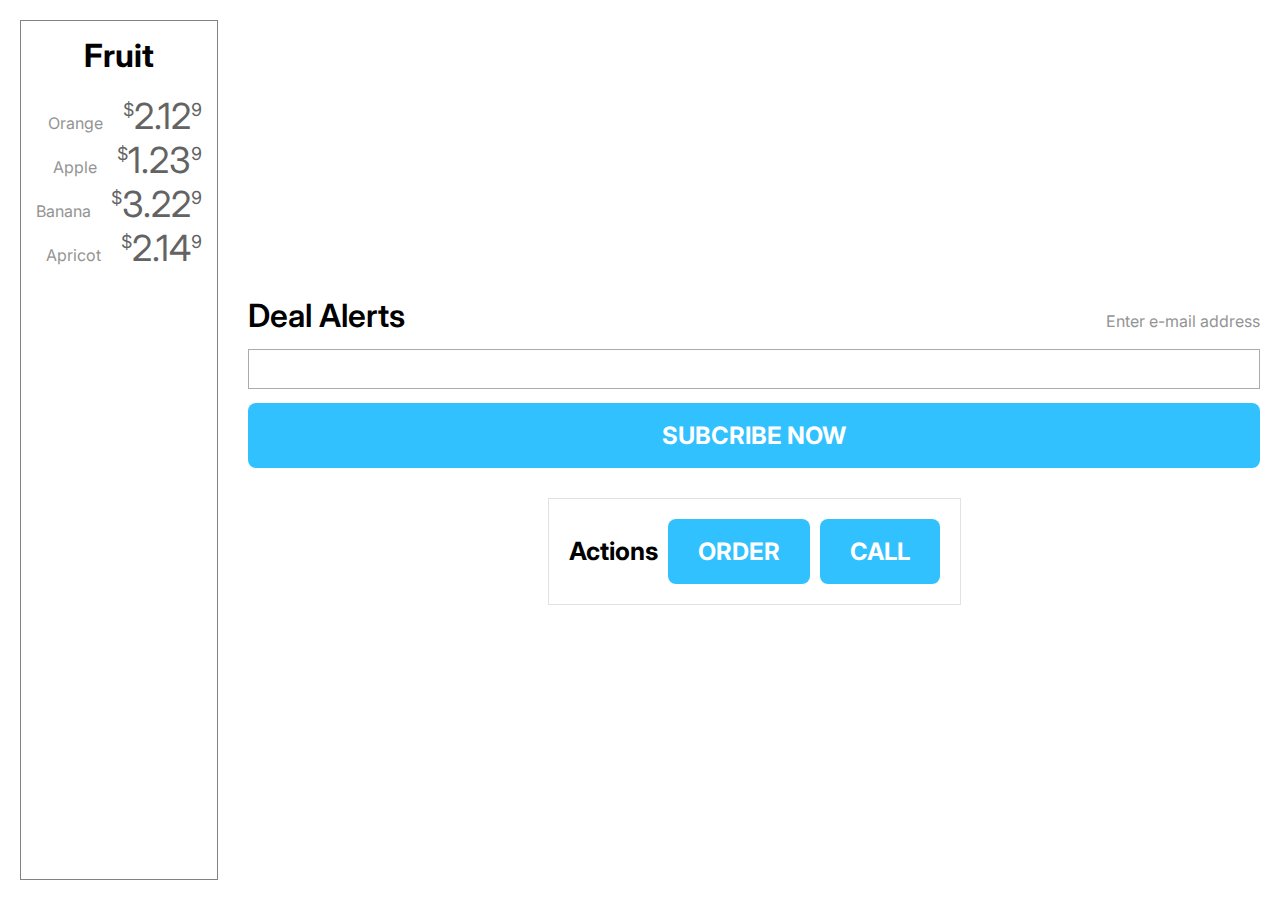
<file: index.html>
<!DOCTYPE html>
<html lang="en">
  <head>
    <meta charset="UTF-8" />
    <meta name="viewport" content="width=device-width, initial-scale=1.0" />
    <title>Instient-Coding</title>
    <link rel="stylesheet" href="./style.css" />
  </head>
  <body>
    <section class="fruit">
      <h1 class="title">Fruit</h1>
      <div class="price-listing">
        <p>
          <span class="fruit-name">Orange</span
          ><span class="price"><sup>$</sup>2.12<sup>9</sup></span>
        </p>
        <p>
          <span class="fruit-name">Apple</span
          ><span class="price"><sup>$</sup>1.23<sup>9</sup></span>
        </p>
        <p>
          <span class="fruit-name">Banana</span
          ><span class="price"><sup>$</sup>3.22<sup>9</sup></span>
        </p>
        <p>
          <span class="fruit-name">Apricot</span
          ><span class="price"><sup>$</sup>2.14<sup>9</sup></span>
        </p>
      </div>
    </section>
    <section class="Deal_Alerts">
      <div class="details">
        <p><span>Deal Alerts</span><span>Enter e-mail address</span></p>
        <input />
        <button>Subcribe Now</button>
      </div>
      <div class="actions">
        <h1 class="title">Actions</h1>
        <button>Order</button>
        <button>Call</button>
      </div>
    </section>
  </body>
</html>
</file>
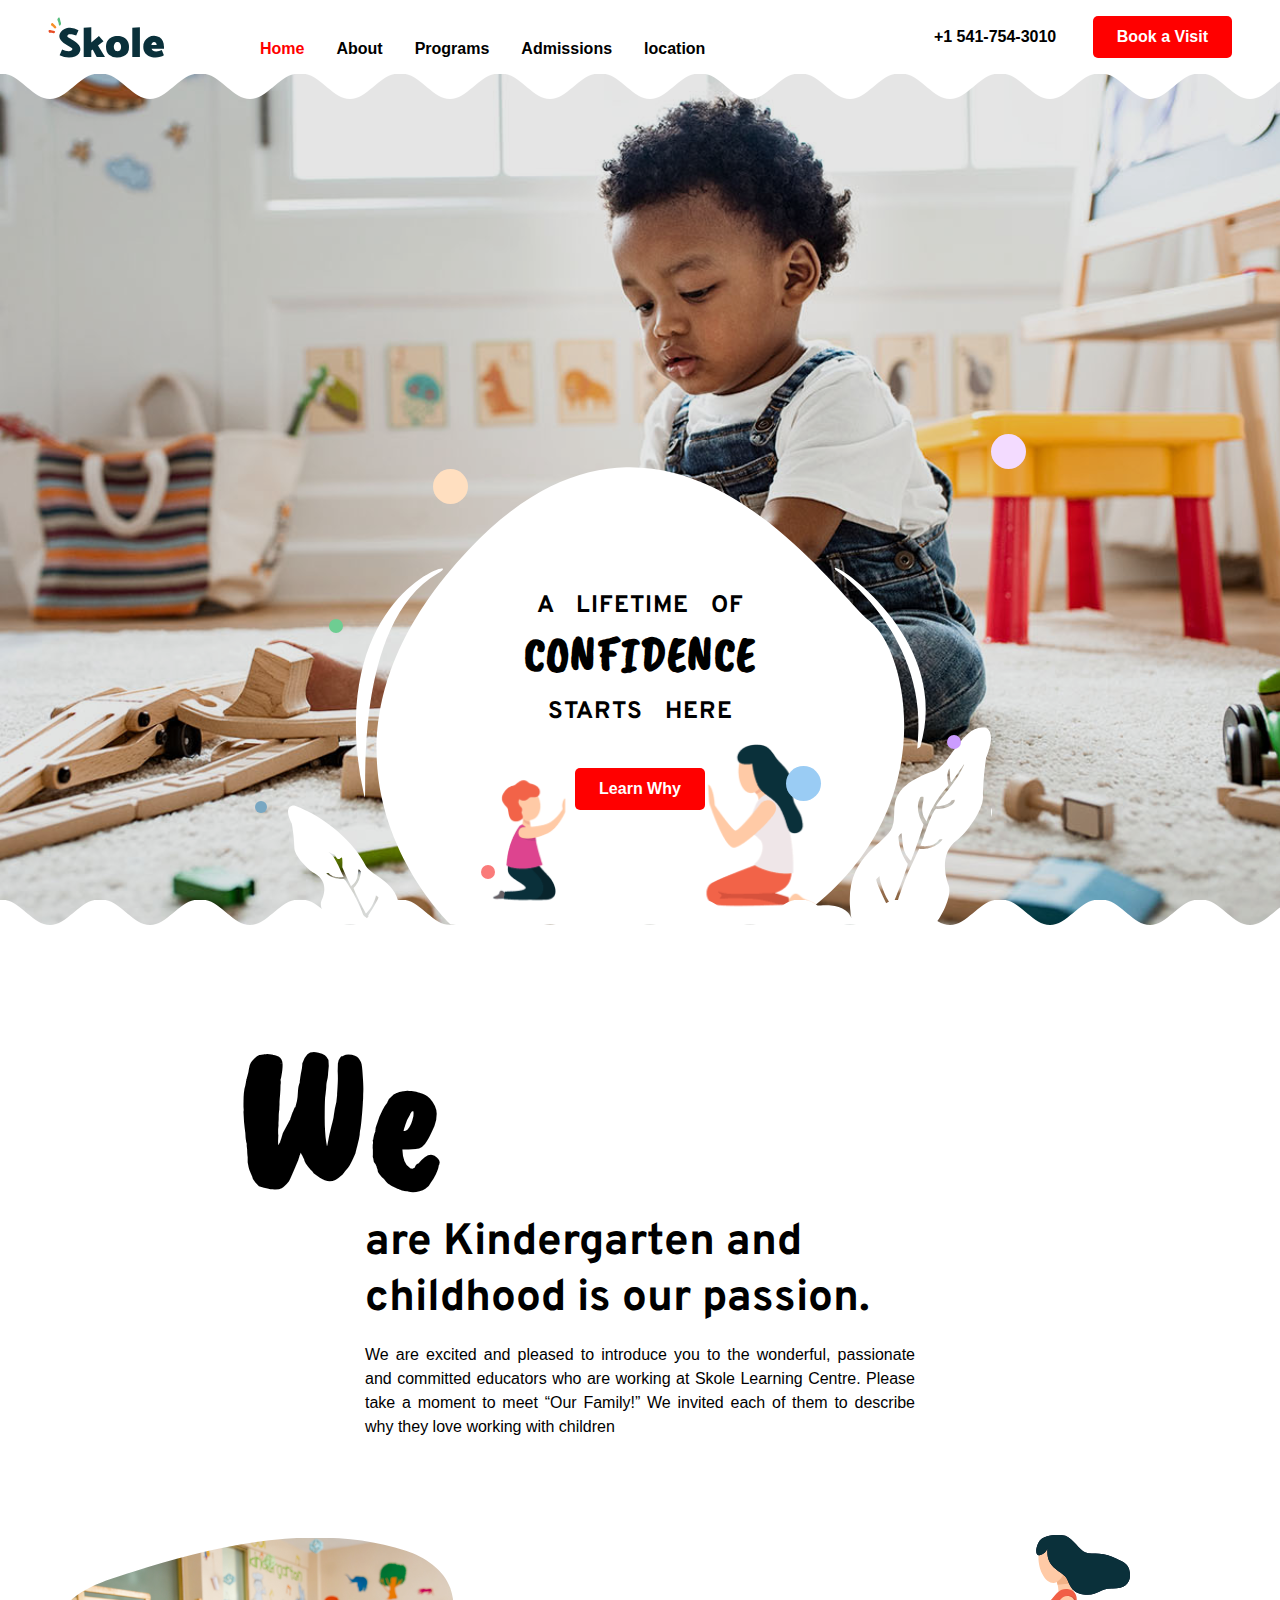
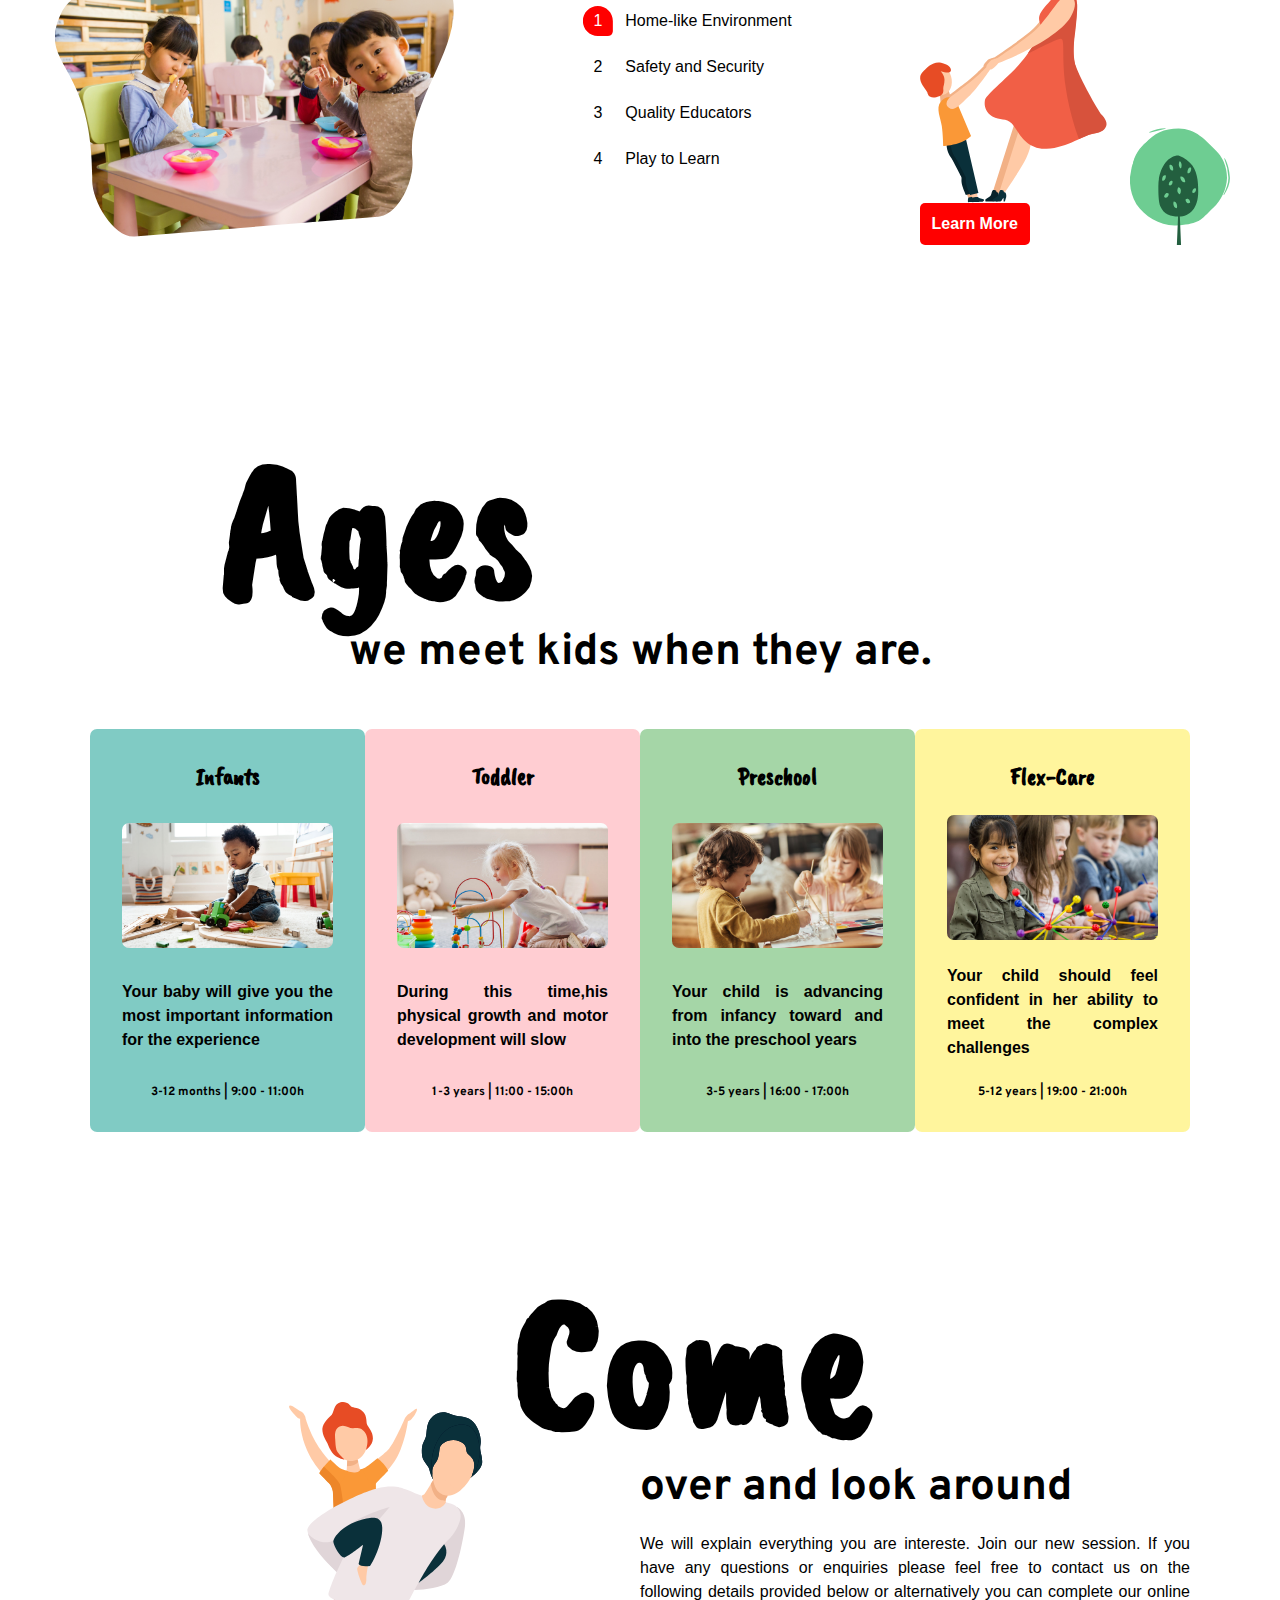
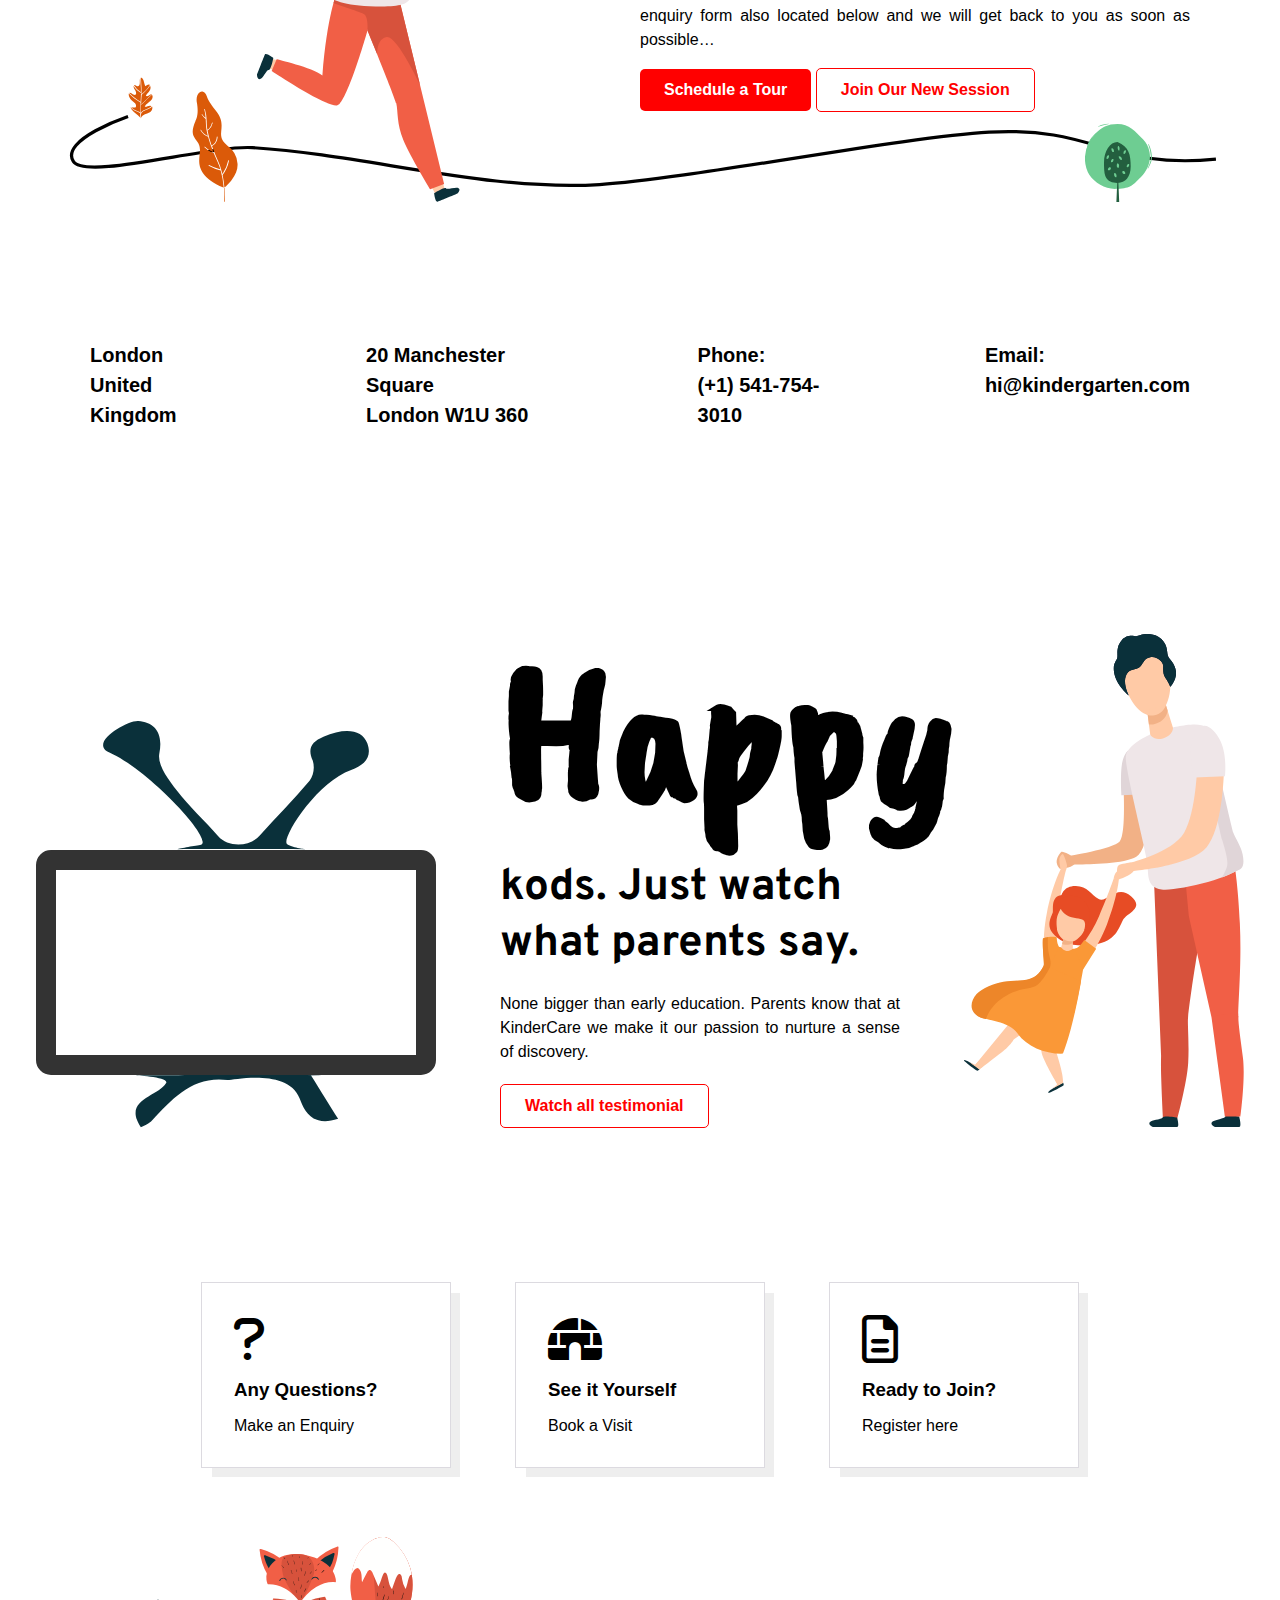
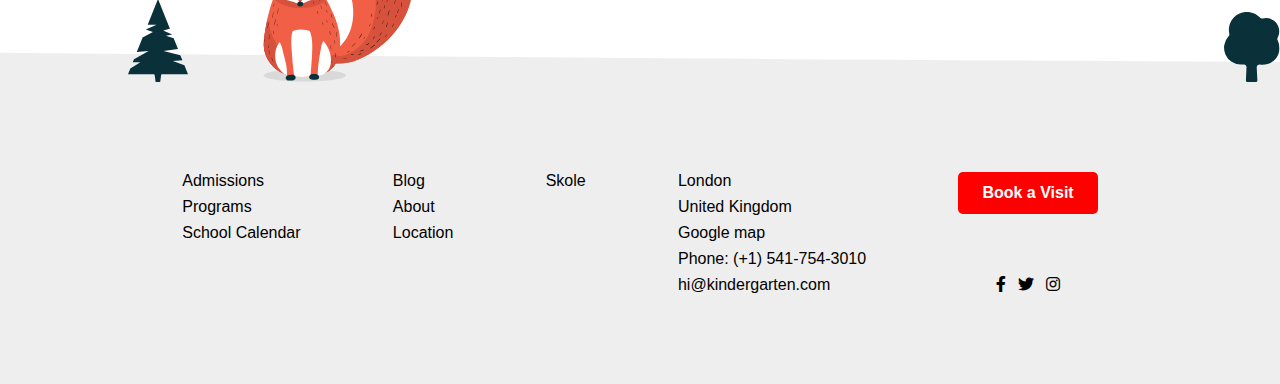
<file: playschool/index.html>
<!DOCTYPE html>
<html lang="en">
  <head>
    <meta charset="UTF-8" />
    <meta http-equiv="X-UA-Compatible" content="IE=edge" />
    <meta name="viewport" content="width=device-width, initial-scale=1.0" />
    <title>Document</title>
    <link rel="stylesheet" href="./stylesheets/base.css" />
    <link rel="stylesheet" href="./stylesheets/styles.css" />
    <script defer src="./script.js"></script>
  </head>
  <body>
    <section id="hero">
      <header>
        <img src="./assets/logo.svg" class="logo" alt="" />
        <ul class="nav">
          <li><a href="#" class="active" style="--bg-clr: red">Home</a></li>
          <li><a href="./pages/about.html" style="--bg-clr: blue">About</a></li>
          <li>
            <a href="./pages/programs.html" style="--bg-clr: green">Programs</a>
          </li>
          <li>
            <a href="./pages/admission.html" style="--bg-clr: yellow"
              >Admissions</a
            >
          </li>
          <li>
            <a href="./pages/location" style="--bg-clr: coral">location</a>
          </li>
        </ul>
        <span class="contact">
          <a href=""> +1 541-754-3010​ </a>
          <button class="contained" style="margin-left: 2rem">
            Book a Visit
          </button>
        </span>
      </header>
      <main>
        <div class="waves-top"></div>
        <div class="content">
          <h1>
            A lifetime of<br /><span class="heading">confidence</span>
            <br />starts here
          </h1>
          <button class="contained">Learn Why</button>
          <img src="./assets/hero-people.png" class="people" alt="" />
          <img src="./assets/dots.svg" class="dots" alt="" />
        </div>
        <div class="waves-bottom"></div>
      </main>
    </section>
    <section id="intro">
      <div class="content">
        <span class="heading">We</span>
        <h1>are Kindergarten and childhood is our passion.</h1>
        <p>
          We are excited and pleased to introduce you to the wonderful,
          passionate and committed educators who are working at Skole Learning
          Centre. Please take a moment to meet “Our Family!” We invited each of
          them to describe why they love working with children
        </p>
      </div>
      <div class="slider-container">
        <div class="slider">
          <svg width="0" height="0">
            <defs>
              <clipPath id="slider-path">
                <path
                  d="M77.584 33.8951C164.744 6.10362 263.981 -15.2902 351.063 12.7494C369.404 18.655 389.135 31.6977 395.402 50.0262C414.322 105.361 350.799 159.745 357.498 220.809C359.778 241.588 343.908 277.09 323.206 278.772L79.8673 298.538C59.166 300.22 37.1444 263.319 37.3554 242.414C38.5487 124.196 -17.3875 128.375 5.38855 77.1479C16.8288 51.4172 50.8864 42.4078 77.584 33.8951Z"
                />
              </clipPath>

              <clipPath id="bullet-path">
                <path
                  d="M15.0003 30.002C6.71625 30.002 0 23.2865 0 15.0025C0 6.71849 6.71625 0 15.0003 0C23.2843 0 29.9998 6.71849 29.9998 15.0025V25.0012C29.9998 25.0012 30.0004 30.002 25.0004 30.002C20.0004 30.002 15.0003 30.002 15.0003 30.002Z"
                />
              </clipPath>

              <clipPath id="card-path">
                <path
                  d="M245 20C245 20 68.4048 -27.0088 10.2083 30C-3.57628e-07 40 -10.2083 290 20.4167 370C20.4167 370 214.375 380 245 350C245 350 255.208 60 245 20Z"
                />
              </clipPath>

              <clipPath id="card-image-path">
                <path
                  d="M40 3.22285C10.1883 2.83231 -1.47724 54.9272 1.38125 84.6041C4.00207 111.814 22.7616 150.523 50 148.223C89.5874 144.88 136.265 150.988 165.331 140.921C204.153 127.474 212.937 44.1765 180.331 15.9208C148.745 -11.4519 87.3041 3.84254 40 3.22285Z"
                />
              </clipPath>
            </defs>
          </svg>
          <img src="./assets/slider/slider1.jpg" alt="" />
        </div>
        <ul class="controls">
          <li>
            <span class="bullet active">1</span>
            <span class="content">Home-like Environment</span>
          </li>
          <li>
            <span class="bullet">2</span>
            <span class="content">Safety and Security</span>
          </li>
          <li>
            <span class="bullet">3</span>
            <span class="content">Quality Educators</span>
          </li>
          <li>
            <span class="bullet">4</span>
            <span class="content">Play to Learn</span>
          </li>
        </ul>
        <div class="images">
          <div class="learn-more">
            <img src="./assets/people-1.svg" alt="" />
            <button class="contained">Learn More</button>
          </div>
          <img class="tree" src="./assets/tree-1.svg" alt="" />
        </div>
      </div>
    </section>
    <section id="ages">
      <div class="content">
        <span class="heading">Ages</span>
        <h1>we meet kids when they are.</h1>
      </div>
      <div class="ages-container">
        <div class="ages-card" style="--clr: #80cbc4">
          <h2>Infants</h2>
          <img src="./assets/ages-infant.jpg" alt="" />
          <p>
            Your baby will give you the most important information for the
            experience
          </p>
          <span> 3-12 months | 9:00 - 11:00h </span>
        </div>
        <div class="ages-card" style="--clr: #ffcdd2">
          <h2>Toddler</h2>
          <img src="./assets/h-19.jpg" alt="" />
          <p>
            During this time,his physical growth and motor development will slow
          </p>
          <span> 1-3 years | 11:00 - 15:00h </span>
        </div>
        <div class="ages-card" style="--clr: #a5d6a7">
          <h2>Preschool</h2>
          <img src="./assets/h-16.jpg" alt="" />
          <p>
            Your child is advancing from infancy toward and into the preschool
            years
          </p>
          <span>3-5 years | 16:00 - 17:00h </span>
        </div>

        <div class="ages-card" style="--clr: #fff59d">
          <h2>Flex-Care</h2>
          <img src="./assets/h-20.jpg" alt="" />
          <p>
            Your child should feel confident in her ability to meet the complex
            challenges
          </p>
          <span> 5-12 years | 19:00 - 21:00h </span>
        </div>
      </div>
    </section>
    <section id="look-around">
      <div class="image">
        <img src="./assets/leaf-1.svg" class="leaf-1" alt="" />
        <img src="./assets/leaf-2.svg" class="leaf-2" alt="" />
        <img src="./assets/tree-1.svg" class="tree" alt="" />
        <img src="./assets/people-2.svg" class="person" alt="" />
      </div>
      <div class="content">
        <span class="heading">Come</span>
        <h1>over and look around</h1>
        <p>
          We will explain everything you are intereste. Join our new session. If
          you have any questions or enquiries please feel free to contact us on
          the following details provided below or alternatively you can complete
          our online enquiry form also located below and we will get back to you
          as soon as possible…
        </p>
        <div class="ctas">
          <button class="contained" style="transform-origin: center right">
            Schedule a Tour
          </button>
          <button class="outlined" style="transform-origin: center left">
            Join Our New Session
          </button>
        </div>
      </div>
    </section>
    <section id="contact-details">
      <span>
        London<br />
        United Kingdom
      </span>
      <span>
        20 Manchester Square<br />
        London W1U 360
      </span>
      <span>
        Phone:<br />
        (+1) 541-754-3010
      </span>
      <span>
        Email:<br />
        hi@kindergarten.com
      </span>
    </section>
    <section id="moving-snail"></section>
    <section id="testimonials">
      <div class="tv">
        <img src="./assets/tv-top.svg" alt="" />
        <div class="frame"></div>
        <img src="./assets/tv-bottom.svg" alt="" />
      </div>
      <div class="content">
        <span class="heading">Happy</span>
        <h1>kods. Just watch what parents say.</h1>
        <p>
          None bigger than early education. Parents know that at KinderCare we
          make it our passion to nurture a sense of discovery.
        </p>
        <button class="outlined">Watch all testimonial</button>
      </div>
      <img src="./assets/people-3.svg" alt="" />
    </section>
    <section id="actions">
      <div class="action-card">
        <i class="fas fa-question"></i>
        <h3>Any Questions?</h3>
        <span>Make an Enquiry</span>
      </div>
      <div class="action-card">
        <i class="fas fa-igloo"></i>
        <h3>See it Yourself</h3>
        <span>Book a Visit</span>
      </div>
      <div class="action-card">
        <i class="far fa-file-alt"></i>
        <h3>Ready to Join?</h3>
        <span>Register here</span>
      </div>
    </section>
    <footer>
      <div class="images">
        <img src="./assets/footer-tree-left.svg" alt="" />
        <img src="./assets/fox.svg" alt="" />
        <img src="./assets/footer-tree-right.svg" alt="" />
      </div>
      <div class="content">
        <ul class="lists">
          <li>Admissions</li>
          <li>Programs</li>
          <li>School Calendar</li>
        </ul>
        <ul class="lists">
          <li>Blog</li>
          <li>About</li>
          <li>Location</li>
        </ul>
        <span class="logo"> Skole </span>
        <ul class="lists">
          <li>London</li>
          <li>United Kingdom</li>
          <li>Google map</li>
          <li>Phone: (+1) 541-754-3010</li>
          <li>hi@kindergarten.com</li>
        </ul>
        <ul class="links">
          <button class="contained">Book a Visit</button>
          <span class="socials">
            <i class="fab fa-facebook-f"></i>
            <i class="fab fa-twitter"></i>
            <i class="fab fa-instagram"></i>
          </span>
        </ul>
      </div>
    </footer>
  </body>
</html>
</file>
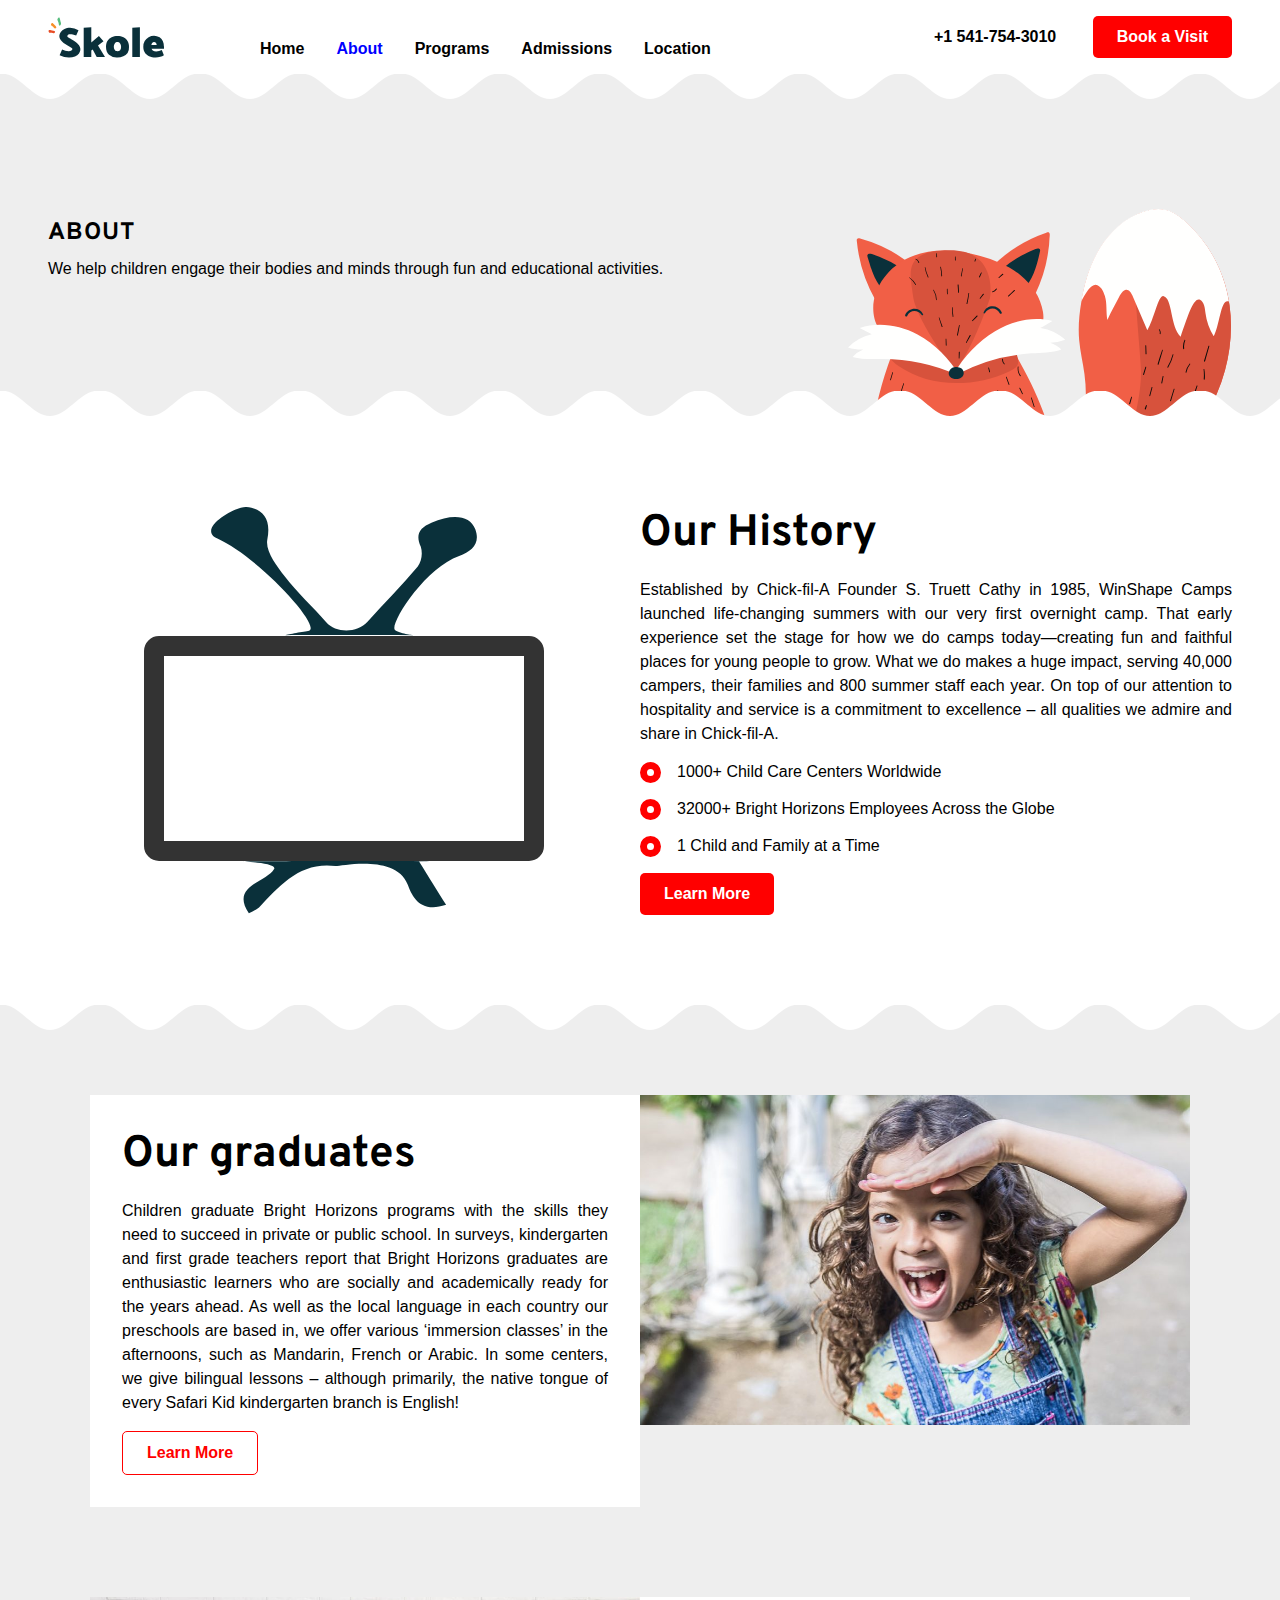
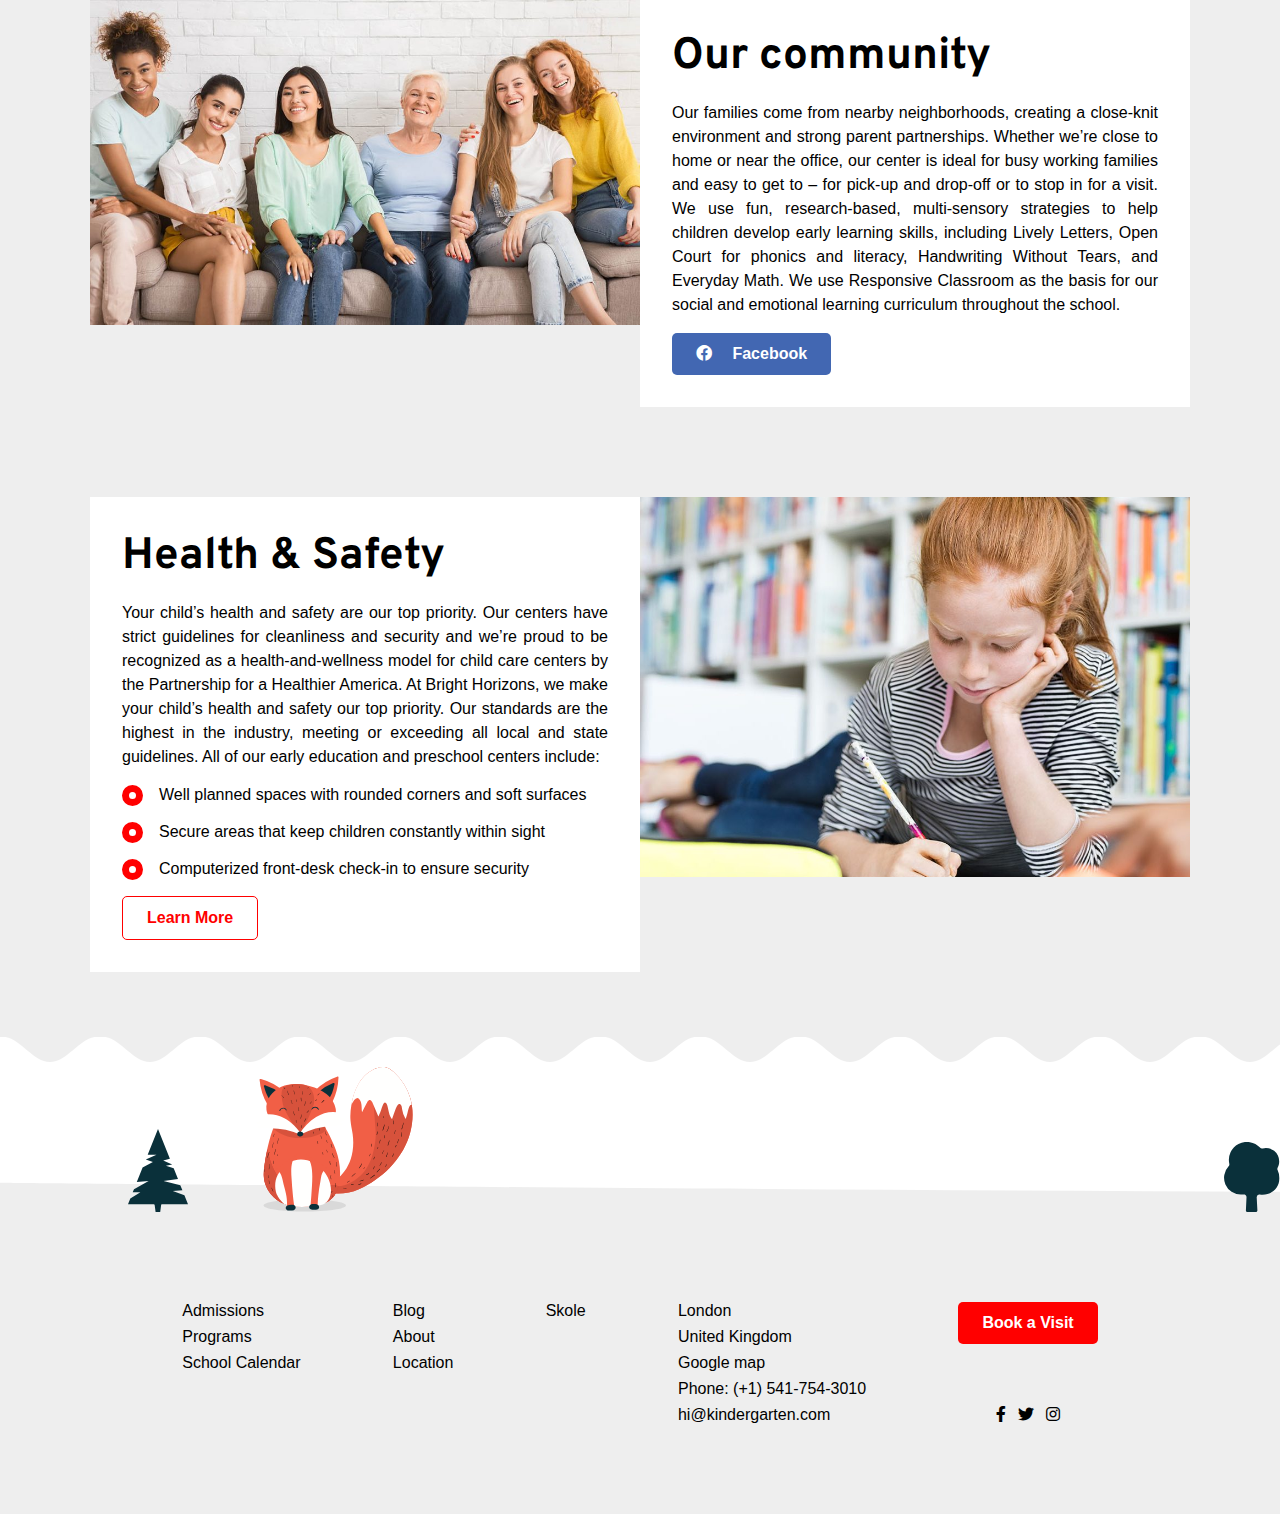
<file: playschool/pages/about.html>
<!DOCTYPE html>
<html lang="en">
  <head>
    <meta charset="UTF-8" />
    <meta http-equiv="X-UA-Compatible" content="IE=edge" />
    <meta name="viewport" content="width=device-width, initial-scale=1.0" />
    <link rel="stylesheet" href="../stylesheets/about.css" />
    <title>Document</title>
    <link rel="stylesheet" href="../stylesheets/base.css" />
    <link rel="stylesheet" href="../stylesheets/about.css" />
  </head>
  <body>
    <section id="hero">
      <header>
        <img src="../assets/logo.svg" class="logo" alt="" />
        <ul class="nav">
          <li><a href="../index.html" style="--bg-clr: red">Home</a></li>
          <li><a href="#" class="active" style="--bg-clr: blue">About</a></li>
          <li>
            <a href="./programs.html" style="--bg-clr: green">Programs</a>
          </li>
          <li>
            <a href="./admission.html" style="--bg-clr: yellow">Admissions</a>
          </li>
          <li>
            <a href="./location.html" style="--bg-clr: coral">Location</a>
          </li>
        </ul>
        <span class="contact">
          <a href=""> +1 541-754-3010​ </a>
          <button class="contained" style="margin-left: 2rem">
            Book a Visit
          </button>
        </span>
      </header>
      <main>
        <div class="waves-top"></div>
        <div class="content">
          <h1>About</h1>
          <p>
            We help children engage their bodies and minds through fun and
            educational activities.
          </p>
          <img src="../assets/fox.svg" alt="" />
        </div>
        <div class="waves-bottom"></div>
      </main>
    </section>
    <section id="history">
      <div class="tv">
        <img src="../assets/tv-top.svg" alt="" />
        <div class="frame"></div>
        <img src="../assets/tv-bottom.svg" alt="" />
      </div>
      <div class="content">
        <h1>Our History</h1>
        <p>
          Established by Chick-fil-A Founder S. Truett Cathy in 1985, WinShape
          Camps launched life-changing summers with our very first overnight
          camp. That early experience set the stage for how we do camps
          today—creating fun and faithful places for young people to grow. What
          we do makes a huge impact, serving 40,000 campers, their families and
          800 summer staff each year. On top of our attention to hospitality and
          service is a commitment to excellence – all qualities we admire and
          share in Chick-fil-A.
        </p>
        <ul class="donut">
          <li>1000+ Child Care Centers Worldwide</li>
          <li>32000+ Bright Horizons Employees Across the Globe</li>
          <li>1 Child and Family at a Time</li>
        </ul>
        <button class="contained" style="margin-top: 1rem">Learn More</button>
      </div>
    </section>
    <div class="grids">
      <div class="waves-top"></div>
      <div class="content">
        <h1>Our graduates</h1>
        <p>
          Children graduate Bright Horizons programs with the skills they need
          to succeed in private or public school. In surveys, kindergarten and
          first grade teachers report that Bright Horizons graduates are
          enthusiastic learners who are socially and academically ready for the
          years ahead. As well as the local language in each country our
          preschools are based in, we offer various ‘immersion classes’ in the
          afternoons, such as Mandarin, French or Arabic. In some centers, we
          give bilingual lessons – although primarily, the native tongue of
          every Safari Kid kindergarten branch is English!
        </p>
        <button class="outlined">Learn More</button>
      </div>
      <div class="image">
        <img
          src="../assets/h-02-ok23fhbnysf5spayi51a32fhjlykqsspahg6z82w6c.jpg"
          alt=""
        />
      </div>

      <div class="image">
        <img
          src="../assets/h-09-olfug5hqre4g0rcb11ae73qvranjvppocdlzuxvko4.jpg"
          alt=""
        />
      </div>

      <div class="content">
        <h1>Our community</h1>
        <p>
          Our families come from nearby neighborhoods, creating a close-knit
          environment and strong parent partnerships. Whether we’re close to
          home or near the office, our center is ideal for busy working families
          and easy to get to – for pick-up and drop-off or to stop in for a
          visit. We use fun, research-based, multi-sensory strategies to help
          children develop early learning skills, including Lively Letters, Open
          Court for phonics and literacy, Handwriting Without Tears, and
          Everyday Math. We use Responsive Classroom as the basis for our social
          and emotional learning curriculum throughout the school.
        </p>
        <button class="contained" style="background-color: #4267b2">
          <i class="fab fa-facebook" style="margin-right: 1em"></i> Facebook
        </button>
      </div>

      <div class="content">
        <h1>Health & Safety</h1>
        <p>
          Your child’s health and safety are our top priority. Our centers have
          strict guidelines for cleanliness and security and we’re proud to be
          recognized as a health-and-wellness model for child care centers by
          the Partnership for a Healthier America. At Bright Horizons, we make
          your child’s health and safety our top priority. Our standards are the
          highest in the industry, meeting or exceeding all local and state
          guidelines. All of our early education and preschool centers include:
        </p>
        <ul class="donut" style="margin-bottom: 1rem">
          <li>Well planned spaces with rounded corners and soft surfaces</li>
          <li>Secure areas that keep children constantly within sight</li>
          <li>Computerized front-desk check-in to ensure security</li>
        </ul>
        <button class="outlined">Learn More</button>
      </div>
      <div class="image">
        <img
          src="../assets/h-07-olfufywvfjwagdmalkgp0b5o6d8aanybvpacjfxsg0.jpg"
          alt=""
        />
      </div>
      <div class="waves-bottom"></div>
    </div>
    <footer>
      <div class="images">
        <img src="../assets/footer-tree-left.svg" alt="" />
        <img src="../assets/fox.svg" alt="" />
        <img src="../assets/footer-tree-right.svg" alt="" />
      </div>
      <div class="content">
        <ul class="lists">
          <li>Admissions</li>
          <li>Programs</li>
          <li>School Calendar</li>
        </ul>
        <ul class="lists">
          <li>Blog</li>
          <li>About</li>
          <li>Location</li>
        </ul>
        <span class="logo"> Skole </span>
        <ul class="lists">
          <li>London</li>
          <li>United Kingdom</li>
          <li>Google map</li>
          <li>Phone: (+1) 541-754-3010</li>
          <li>hi@kindergarten.com</li>
        </ul>
        <ul class="links">
          <button class="contained">Book a Visit</button>
          <span class="socials">
            <i class="fab fa-facebook-f"></i>
            <i class="fab fa-twitter"></i>
            <i class="fab fa-instagram"></i>
          </span>
        </ul>
      </div>
    </footer>
  </body>
</html>
</file>
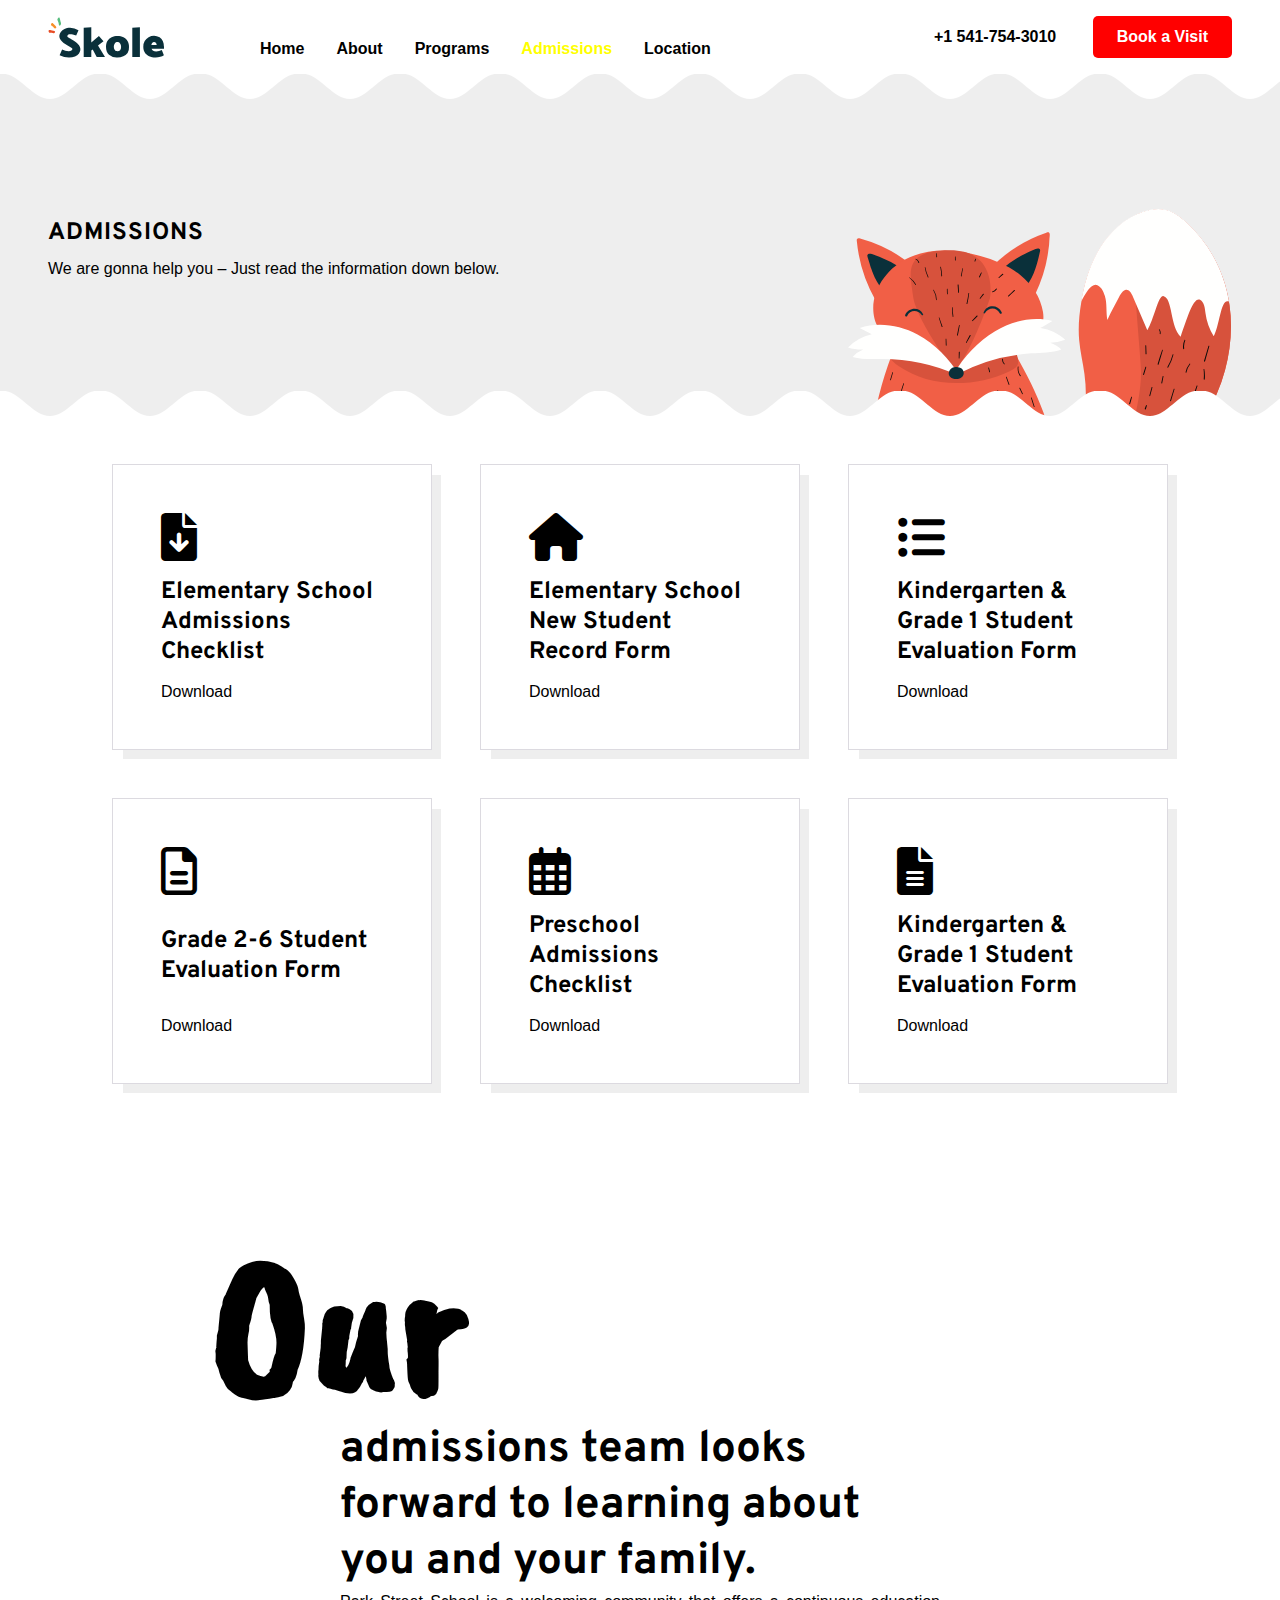
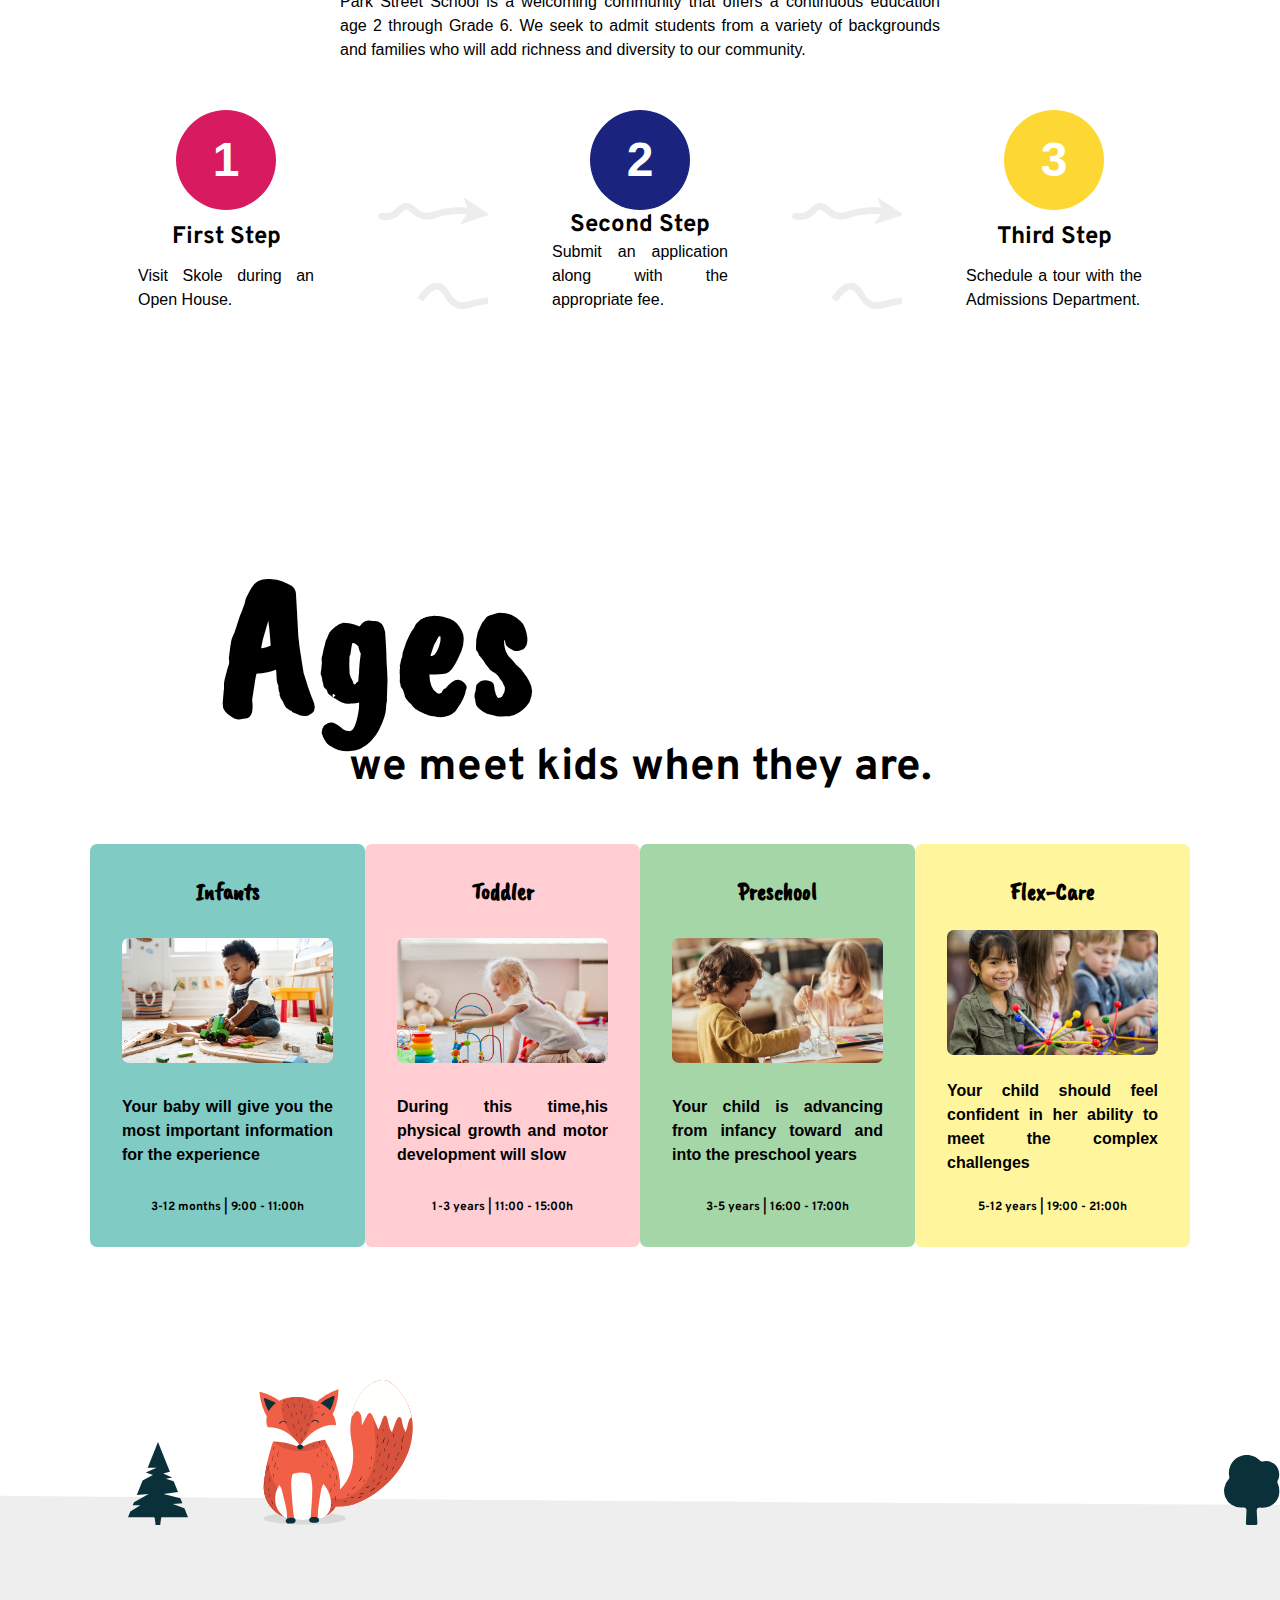
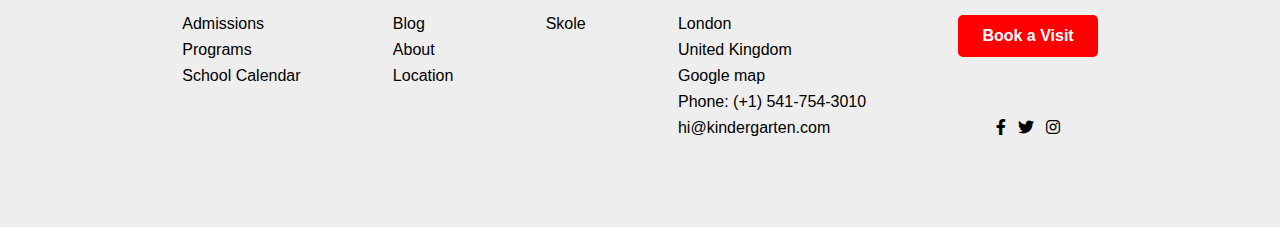
<file: playschool/pages/admission.html>
<!DOCTYPE html>
<html lang="en">
  <head>
    <meta charset="UTF-8" />
    <meta http-equiv="X-UA-Compatible" content="IE=edge" />
    <meta name="viewport" content="width=device-width, initial-scale=1.0" />
    <title>Document</title>
    <link rel="stylesheet" href="../stylesheets/base.css" />
    <link rel="stylesheet" href="../stylesheets/admission.css" />
  </head>
  <body>
    <section id="hero">
      <header>
        <img src="../assets/logo.svg" class="logo" alt="" />
        <ul class="nav">
          <li><a href="../index.html" style="--bg-clr: red">Home</a></li>
          <li><a href="./about.html" style="--bg-clr: blue">About</a></li>
          <li><a href="#" style="--bg-clr: green">Programs</a></li>
          <li>
            <a href="#" class="active" style="--bg-clr: yellow">Admissions</a>
          </li>
          <li>
            <a href="./location.html" style="--bg-clr: coral">Location</a>
          </li>
        </ul>
        <span class="contact">
          <a href=""> +1 541-754-3010​ </a>
          <button class="contained" style="margin-left: 2rem">
            Book a Visit
          </button>
        </span>
      </header>
      <main>
        <div class="waves-top"></div>
        <div class="content">
          <h1>Admissions</h1>
          <p>We are gonna help you – Just read the information down below.</p>
          <img src="../assets/fox.svg" alt="" />
        </div>
        <div class="waves-bottom"></div>
      </main>
    </section>
    <section id="cards">
      <div class="card">
        <i class="fas fa-file-download"></i>
        <h2>Elementary School Admissions Checklist</h2>
        <a href="#">Download</a>
      </div>
      <div class="card">
        <i class="fas fa-home"></i>
        <h2>Elementary School New Student Record Form</h2>
        <a href="#">Download</a>
      </div>
      <div class="card">
        <i class="fas fa-list-ul"></i>
        <h2>Kindergarten & Grade 1 Student Evaluation Form</h2>
        <a href="#">Download</a>
      </div>
      <div class="card">
        <i class="far fa-file-alt"></i>
        <h2>Grade 2-6 Student Evaluation Form</h2>
        <a href="#">Download</a>
      </div>
      <div class="card">
        <i class="far fa-calendar-alt"></i>
        <h2>Preschool Admissions Checklist</h2>
        <a href="#">Download</a>
      </div>
      <div class="card">
        <i class="fas fa-file-alt"></i>
        <h2>Kindergarten & Grade 1 Student Evaluation Form</h2>
        <a href="#">Download</a>
      </div>
    </section>
    <section id="steps">
      <div class="content">
        <span class="heading">Our</span>
        <h1>
          admissions team looks forward to learning about you and your family.
        </h1>
        <p>
          Park Street School is a welcoming community that offers a continuous
          education age 2 through Grade 6. We seek to admit students from a
          variety of backgrounds and families who will add richness and
          diversity to our community.
        </p>
      </div>
      <div class="steps">
        <div class="step">
          <span style="--clr: #d81b60">1</span>
          <h2>First Step</h2>
          <p>Visit Skole during an Open House.</p>
        </div>
        <img src="../assets/arrow.svg" alt="" />
        <div class="step">
          <span style="--clr: #1a237e">2</span>
          <h2>Second Step</h2>
          <p>Submit an application along with the appropriate fee.</p>
        </div>
        <img src="../assets/arrow.svg" alt="" />
        <div class="step">
          <span style="--clr: #fdd835">3</span>
          <h2>Third Step</h2>
          <p>Schedule a tour with the Admissions Department.</p>
        </div>
      </div>
    </section>
    <section id="ages">
      <div class="content">
        <span class="heading">Ages</span>
        <h1>we meet kids when they are.</h1>
      </div>
      <div class="ages-container">
        <div class="ages-card" style="--clr: #80cbc4">
          <h2>Infants</h2>
          <img src="../assets/ages-infant.jpg" alt="" />
          <p>
            Your baby will give you the most important information for the
            experience
          </p>
          <span> 3-12 months | 9:00 - 11:00h </span>
        </div>
        <div class="ages-card" style="--clr: #ffcdd2">
          <h2>Toddler</h2>
          <img src="../assets/h-19.jpg" alt="" />
          <p>
            During this time,his physical growth and motor development will slow
          </p>
          <span> 1-3 years | 11:00 - 15:00h </span>
        </div>
        <div class="ages-card" style="--clr: #a5d6a7">
          <h2>Preschool</h2>
          <img src="../assets/h-16.jpg" alt="" />
          <p>
            Your child is advancing from infancy toward and into the preschool
            years
          </p>
          <span>3-5 years | 16:00 - 17:00h </span>
        </div>

        <div class="ages-card" style="--clr: #fff59d">
          <h2>Flex-Care</h2>
          <img src="../assets/h-20.jpg" alt="" />
          <p>
            Your child should feel confident in her ability to meet the complex
            challenges
          </p>
          <span> 5-12 years | 19:00 - 21:00h </span>
        </div>
      </div>
    </section>
    <footer>
      <div class="images">
        <img src="../assets/footer-tree-left.svg" alt="" />
        <img src="../assets/fox.svg" alt="" />
        <img src="../assets/footer-tree-right.svg" alt="" />
      </div>
      <div class="content">
        <ul class="lists">
          <li>Admissions</li>
          <li>Programs</li>
          <li>School Calendar</li>
        </ul>
        <ul class="lists">
          <li>Blog</li>
          <li>About</li>
          <li>Location</li>
        </ul>
        <span class="logo"> Skole </span>
        <ul class="lists">
          <li>London</li>
          <li>United Kingdom</li>
          <li>Google map</li>
          <li>Phone: (+1) 541-754-3010</li>
          <li>hi@kindergarten.com</li>
        </ul>
        <ul class="links">
          <button class="contained">Book a Visit</button>
          <span class="socials">
            <i class="fab fa-facebook-f"></i>
            <i class="fab fa-twitter"></i>
            <i class="fab fa-instagram"></i>
          </span>
        </ul>
      </div>
    </footer>
  </body>
</html>
</file>
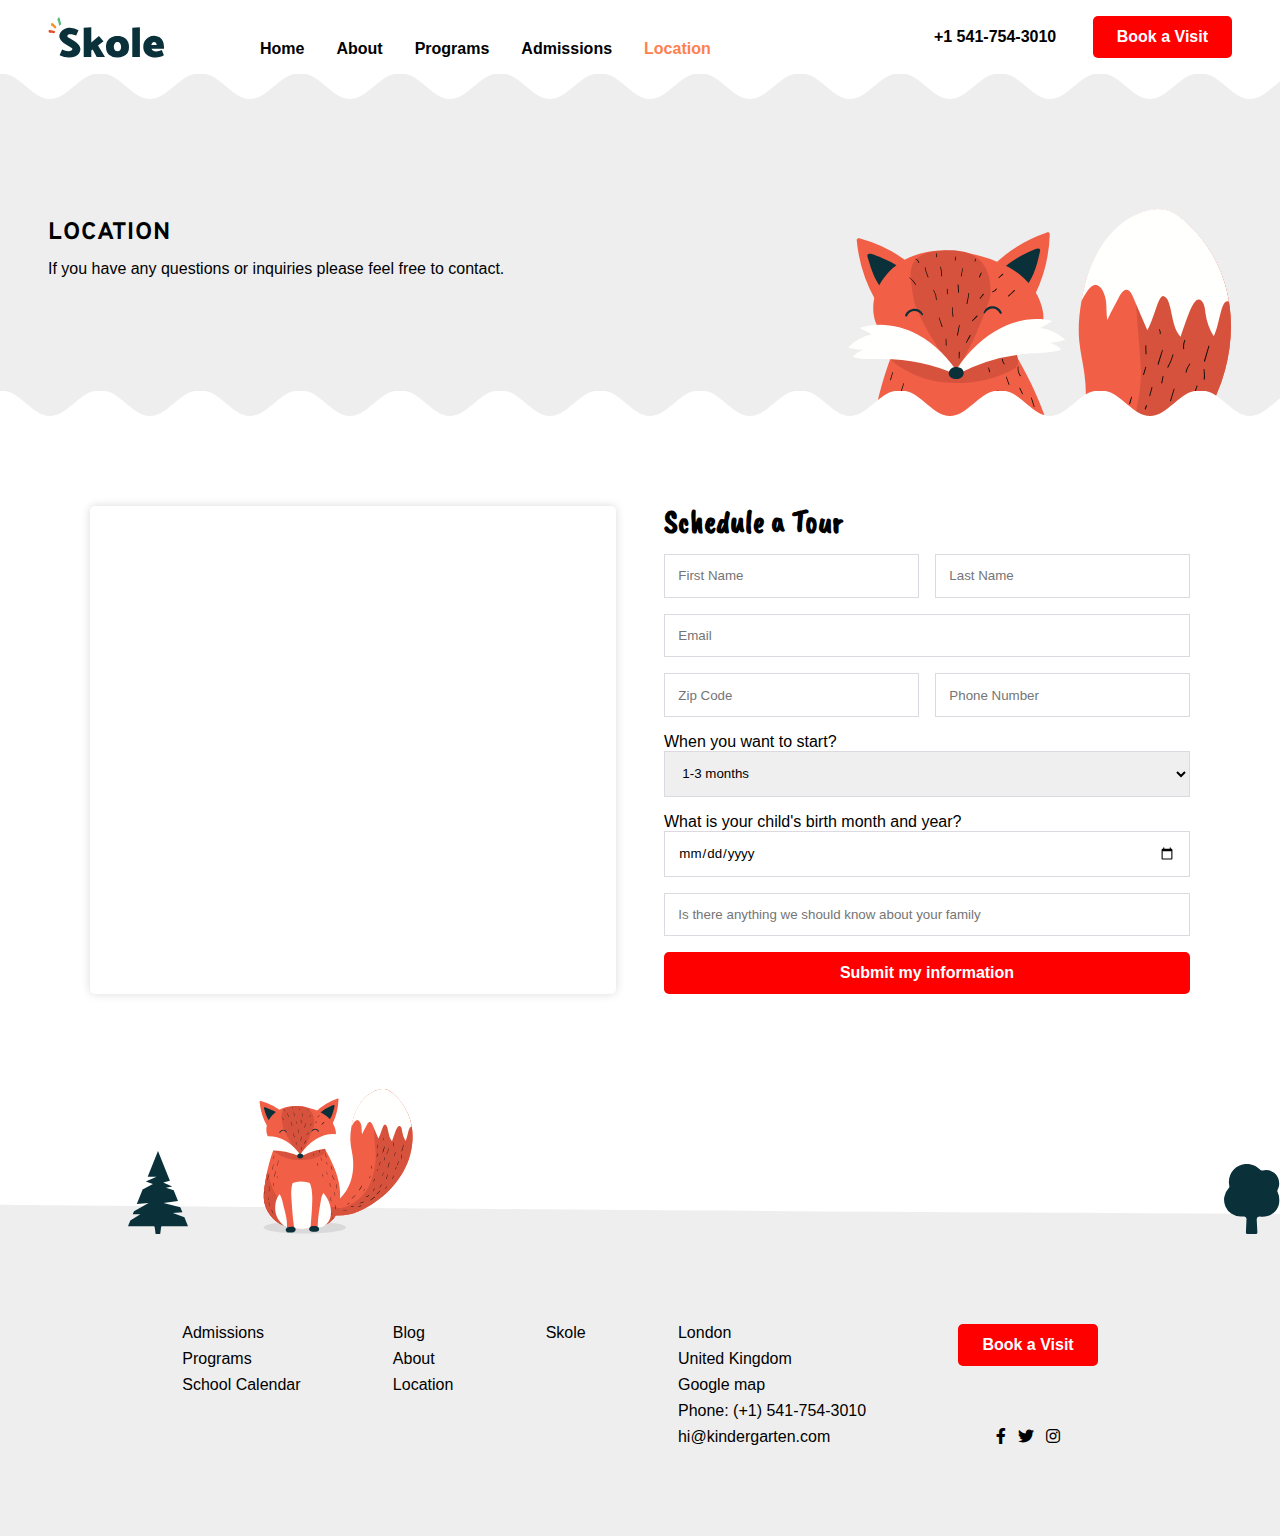
<file: playschool/pages/location.html>
<!DOCTYPE html>
<html lang="en">
  <head>
    <meta charset="UTF-8" />
    <meta http-equiv="X-UA-Compatible" content="IE=edge" />
    <meta name="viewport" content="width=device-width, initial-scale=1.0" />
    <title>Document</title>
    <link rel="stylesheet" href="../stylesheets/base.css" />
    <link rel="stylesheet" href="../stylesheets/location.css" />
  </head>
  <body>
    <section id="hero">
      <header>
        <img src="../assets/logo.svg" class="logo" alt="" />
        <ul class="nav">
          <li><a href="../index.html" style="--bg-clr: red">Home</a></li>
          <li><a href="#" style="--bg-clr: blue">About</a></li>
          <li>
            <a href="./programs.html" style="--bg-clr: green">Programs</a>
          </li>
          <li>
            <a href="./admission.html" style="--bg-clr: yellow">Admissions</a>
          </li>
          <li>
            <a href="#" class="active" style="--bg-clr: coral">Location</a>
          </li>
        </ul>
        <span class="contact">
          <a href=""> +1 541-754-3010​ </a>
          <button class="contained" style="margin-left: 2rem">
            Book a Visit
          </button>
        </span>
      </header>
      <main>
        <div class="waves-top"></div>
        <div class="content">
          <h1>Location</h1>
          <p>
            If you have any questions or inquiries please feel free to contact.
          </p>
          <img src="../assets/fox.svg" alt="" />
        </div>
        <div class="waves-bottom"></div>
      </main>
    </section>
    <section id="tour">
      <div class="map">
        <iframe
          src="https://www.google.com/maps/embed?pb=!1m18!1m12!1m3!1d3770.6735020755023!2d72.8749324148307!3d19.078087556864812!2m3!1f0!2f0!3f0!3m2!1i1024!2i768!4f13.1!3m3!1m2!1s0x3be7c88c93bd937b%3A0x5bb8c629e9d3ac4a!2sPLAYSCHOOLWORLD!5e0!3m2!1sen!2sin!4v1639970769858!5m2!1sen!2sin"
          style="border: 0"
          allowfullscreen=""
          loading="lazy"
        ></iframe>
      </div>
      <form action="">
        <span class="heading">Schedule a Tour</span>
        <div class="input-group">
          <input type="text" placeholder="First Name" />
          <input type="text" placeholder="Last Name" />
        </div>
        <input type="email" placeholder="Email" />
        <div class="input-group">
          <input type="text" placeholder="Zip Code" />
          <input type="tel" placeholder="Phone Number" />
        </div>
        <div class="input">
          <label for="">When you want to start? </label>
          <select>
            <option value="">1-3 months</option>
            <option value="">3-6 months</option>
            <option value="">6-9 months</option>
            <option value="">9+ months</option>
          </select>
        </div>
        <div class="input">
          <label for="">What is your child's birth month and year? </label>
          <input type="date" name="" id="" />
        </div>
        <input
          type="text"
          placeholder="Is there anything we should know about your family"
        />
        <button class="contained">Submit my information</button>
      </form>
    </section>
    <footer>
      <div class="images">
        <img src="../assets/footer-tree-left.svg" alt="" />
        <img src="../assets/fox.svg" alt="" />
        <img src="../assets/footer-tree-right.svg" alt="" />
      </div>
      <div class="content">
        <ul class="lists">
          <li>Admissions</li>
          <li>Programs</li>
          <li>School Calendar</li>
        </ul>
        <ul class="lists">
          <li>Blog</li>
          <li>About</li>
          <li>Location</li>
        </ul>
        <span class="logo"> Skole </span>
        <ul class="lists">
          <li>London</li>
          <li>United Kingdom</li>
          <li>Google map</li>
          <li>Phone: (+1) 541-754-3010</li>
          <li>hi@kindergarten.com</li>
        </ul>
        <ul class="links">
          <button class="contained">Book a Visit</button>
          <span class="socials">
            <i class="fab fa-facebook-f"></i>
            <i class="fab fa-twitter"></i>
            <i class="fab fa-instagram"></i>
          </span>
        </ul>
      </div>
    </footer>
  </body>
</html>
</file>
<file: style.css>
@import url("https://fonts.googleapis.com/css2?family=Inter:wght@400;600;700&display=swap");

* {
  padding: 0;
  margin: 0;
  box-sizing: border-box;
  font-family: "Inter", sans-serif;
  font-weight: 400;
}

/* Varibles created for the colors which are repeated */
:root {
  --price-text-color: #636363;
  --lable-text-color: #949494;
  --button-background-color: #32c1ff;
}

/* All the button have the same style */
button {
  height: 65px;
  border-radius: 8px;
  padding: 10px 30px;
  outline: none;
  text-transform: uppercase;
  font-size: 24px;
  font-weight: 700;
  background-color: var(--button-background-color);
  border: none;
  color: #fff;
}

sup {
  font-size: 18px;
}

body {
  height: 100vh;
  display: flex;
  padding: 20px;
  justify-content: center;
  align-items: center;
  gap: 30px;
}

input {
  height: 40px;
  border: 1px solid #ababab;
}

input:focus {
  outline: none;
}

.fruit {
  display: flex;
  padding: 15px;
  flex-direction: column;
  align-items: center;
  gap: 19px;
  align-self: stretch;
  border: 1px solid #828282;
}

.fruit .title {
  font-size: 32px;
  font-weight: 700;
}

.price-listing p {
  display: flex;
  justify-content: flex-end;
  align-items: baseline;
  gap: 20px;
}

.price-listing .fruit-name {
  font-size: 16px;
  color: var(--lable-text-color);
}

.price-listing .price {
  color: var(--price-text-color);
  font-size: 36px;
}

.Deal_Alerts {
  display: flex;
  flex-direction: column;
  justify-content: center;
  align-items: center;
  gap: 30px;
  flex: 1 0 0;
}

.details {
  width: 100%;
  display: flex;
  flex-direction: column;
  gap: 14px;
}

.details p {
  display: flex;
  justify-content: space-between;
  align-items: baseline;
}

.details span:nth-child(1) {
  font-size: 32px;
  font-weight: 600;
}

.details span:nth-child(2) {
  font-size: 16px;
  color: var(--lable-text-color);
}

.actions {
  display: flex;
  padding: 20px;
  justify-content: center;
  align-items: center;
  gap: 10px;
  border: 1px solid #e2e2e2;
}

.actions .title {
  font-size: 25px;
  font-family: Inter;
  font-style: normal;
  font-weight: 700;
  line-height: normal;
}
</file>
<file: playschool/stylesheets/base.css>
@import url("https://fonts.googleapis.com/css2?family=Caveat+Brush&family=Overpass:wght@500;600;700&family=Ubuntu+Condensed&display=swap");
@import url("https://cdnjs.cloudflare.com/ajax/libs/font-awesome/6.0.0-beta3/css/all.min.css");

* {
  margin: 0;
  padding: 0;
  box-sizing: border-box;
  font-family: "Ubuntu Condensed", sans-serif;
  /* font-family: "Patrick Hand", cursive; */
}

:root {
  --margin: 3rem;
  --pading: 3rem;
  --font-cursive: "Caveat Brush", cursive;
  --font-regular: "Overpass", sans-serif;
}

h1,
h2 {
  font-family: "Overpass", sans-serif;
}
h1 {
  font-size: 2.75rem;
}
.heading {
  font-family: "Caveat Brush", cursive;
  font-size: 12.5rem;
  font-weight: bolder;
  line-height: 1;
  position: relative;
  left: -10vw;
}

a {
  text-decoration: none;
  color: inherit;
  font-size: inherit;
}

ul {
  list-style: none;
  display: flex;
}

span,
a {
  display: inline-block;
}

button {
  padding: 0.75rem 1.5rem;
  border-radius: 5px;
  font-size: 1rem;
  font-weight: 700;
  transition: 300ms ease;
  transform: scale(1);
  cursor: pointer;
}

button.contained {
  border: none;
  background-color: red;
  color: #fff;
}

button.outlined {
  background: #fff;
  border: 1px solid red;
  color: red;
}

button:hover {
  transform: scale(1.15);
  background: #333;
  color: #fff;
}

p {
  text-align: justify;
  line-height: 1.5rem;
}

header {
  display: flex;
  align-items: flex-end;
  padding: 1rem var(--pading);
  font-weight: bolder;
}

header .nav {
  flex: 1;
  gap: 2em;
  padding-left: calc(2 * var(--pading));
}

header .nav a {
  position: relative;
}
header .nav a::after {
  content: "";
  width: 7px;
  height: 7px;
  background: #333;
  position: absolute;
  border-radius: 50%;
  left: 50%;
  transform: translate(-50%, 10px) scale(0);
  top: -10px;
  /* transform: scale(0); */
}

header .nav a:hover,
header .nav a.active {
  color: var(--bg-clr);
}
header .nav a:hover::after,
header .nav a.active::after {
  animation: bounce-up 300ms linear forwards;
  background-color: var(--bg-clr);
}

@keyframes bounce-up {
  50% {
    transform: translate(-50%, -5px) scale(1.1);
  }
  100% {
    transform: translate(-50%, 0px) scale(1);
  }
}

.waves-top,
.waves-bottom {
  position: absolute;
  left: 0;
  height: 25px;
  width: 100%;
  background-repeat: repeat-x;
  background-size: contain;
  z-index: 1;
}

.waves-top {
  top: 0;
  background-image: url(../assets/waves-top.svg);
}

.waves-bottom {
  bottom: 0;
  background-image: url(../assets/waves-bottom.svg);
}

main .content h1 {
  text-transform: uppercase;
  letter-spacing: 1px;
  word-spacing: 15px;
  font-size: 1.5rem;
  line-height: 2em;
}

main .content .heading {
  font-size: 2em;
  position: initial;
}

.tv {
  display: flex;
  flex-direction: column;
  justify-content: center;
  align-items: center;
}

.tv img {
  /* flex-grow: 0; */
  flex-basis: 0;
}

.tv .frame {
  width: 400px;
  /* height: 300px; */
  aspect-ratio: 16/9;
  border: 20px solid #333;
  border-radius: 15px;
  display: flex;
}

#ages {
  padding: 10vh 10vh 0;
}

#ages .content {
  width: fit-content;
  margin: auto;
  margin-bottom: var(--margin);
}

#ages .ages-container {
  display: flex;
  justify-content: space-between;
}
#ages .ages-container .ages-card {
  width: 300px;
  display: flex;
  flex-direction: column;
  justify-content: space-between;
  gap: 1.5rem;
  align-items: center;
  background-color: var(--clr);
  /* color: white; */
  padding: 2rem;
  margin-bottom: 10vw;
  border-radius: 7px;
}

#ages .ages-container .ages-card h2 {
  font-family: var(--font-cursive);
}

#ages .ages-container p {
  text-align: justify;
  font-weight: bolder;
}

#ages .ages-container .ages-card span {
  font-family: var(--font-regular);
  font-size: 0.75rem;
  font-weight: bolder;
}

#ages .ages-container .ages-card img {
  height: 125px;
  width: 100%;
  object-fit: cover;
  align-self: center;
  border-radius: 7px;
}
#ages .ages-container .ages-card img:hover {
  animation: shake 0.5s;
}

@keyframes shake {
  0%,
  100% {
    transform: translateX(0);
  }
  25% {
    transform: translateX(10px);
  }
  50% {
    transform: translateX(-10px);
  }
  75% {
    transform: translateX(5px);
  }
}

.grids {
  display: grid;
  grid-template-columns: repeat(2, 1fr);
  row-gap: 10vh;
  justify-content: center;
  background-color: #eee;
  position: relative;
  padding: 10vh;
}

.grids .content {
  background: #fff;
  padding: 2rem;
}

.grids .content p {
  margin: 1rem 0;
}

.grids .image {
  position: relative;
}

.grids .image img {
  height: 80%;
  width: 100%;
  object-fit: cover;
  align-self: center;
  position: absolute;
}

ul.donut {
  flex-direction: column;
  gap: 1em;
}

ul.donut li::before {
  content: "";
  display: inline-block;
  width: 7px;
  aspect-ratio: 1;
  border-radius: 50%;
  border: 7px solid red;
  vertical-align: middle;
  margin-right: 1em;
}

footer {
  position: relative;
}

footer .images {
  height: 150px;
  position: relative;
  background-image: url(../assets/footer-images-background.svg);
  background-repeat: no-repeat;
  background-position: left bottom;
  background-size: cover;
}

footer .images img {
  position: absolute;
  bottom: 0;
}

footer .images img:nth-child(1) {
  left: 10vw;
}

footer .images img:nth-child(2) {
  left: 20vw;
}

footer .images img:nth-child(3) {
  right: 0;
}

footer .content {
  padding: 10vh;
  display: flex;
  justify-content: space-evenly;
  background-color: #eee;
}

footer .content ul {
  flex-direction: column;
  gap: 0.5em;
}

footer .content .links {
  justify-content: space-between;
  align-items: center;
}

footer .content .links .socials i + i {
  margin-left: 0.5rem;
}
</file>
<file: playschool/stylesheets/styles.css>
#hero {
  height: calc(100vh + 25px);
  display: grid;
  grid-template-rows: auto 1fr;
  position: relative;
}

#hero main {
  background-image: url(../assets/h-17.jpg);
  background-size: cover;
  background-position: center;
  position: relative;
  background-color: rgba(0, 0, 0, 0.1);
  background-blend-mode: darken;
}

#hero main .content {
  width: 55%;
  aspect-ratio: 1.536/1;
  /* height: 500px; */
  background-image: url(../assets/hero-content.svg);
  background-size: contain;
  position: absolute;
  bottom: 0;
  left: 50%;
  transform: translateX(-50%);
  display: flex;
  flex-direction: column;
  gap: 2rem;
  justify-content: center;
  align-items: center;
  text-align: center;
}

#hero main .content img {
  position: absolute;
  bottom: 0;
}

#hero main .content .people {
  left: 50%;
  transform: translateX(-50%);
  width: 50%;
  z-index: -1;
}
#hero main .content .dots {
  bottom: 10%;
}

/*************************************************************************/

#intro {
  display: flex;
  flex-direction: column;
  justify-content: center;
  align-items: center;
  gap: calc(2 * var(--margin));
  padding: 10vh var(--pading);
}

#intro > .content {
  width: 550px;
}

#intro .content h1 {
  margin-bottom: 1rem;
}

#intro .slider img {
  width: 400px;
  height: 300px;
  clip-path: url(#slider-path);
  object-fit: cover;
}

#intro .slider-container {
  display: flex;
  align-items: center;
  gap: 10vw;
  /* justify-content: space-between; */
}

#intro .slider-container .controls {
  display: flex;
  flex-direction: column;
  gap: 1rem;
}

#intro .slider-container .controls li {
  cursor: pointer;
}

#intro .slider-container .controls li .bullet {
  --width: 30px;
  width: var(--width);
  aspect-ratio: 1;
  text-align: center;
  line-height: var(--width);
  margin-right: 0.5rem;
}

#intro .slider-container .controls li .bullet.active {
  background-color: red;
  color: white;
  clip-path: url(#bullet-path);
}

.blink {
  animation: blink 1s;
}

@keyframes blink {
  0%,
  100% {
    opacity: 1;
  }
  50% {
    opacity: 0;
  }
}

#intro .slider-container .images {
  display: flex;
  align-items: flex-end;
  gap: var(0.5 * var(--margin));
}
#intro .slider-container .images .learn-more {
  display: flex;
  flex-direction: column;
  align-items: flex-start;
  position: relative;
}

#intro .slider-container .images .learn-more button {
  padding: 0.75rem;
}

#intro .slider-container .images .tree {
  width: 100px;
}

/*****************************************/

/*************************************************************/

#look-around {
  display: grid;
  grid-template-columns: 1fr 1fr;
  justify-content: center;
  background-image: url(../assets/path.svg);
  background-size: 90%;
  background-position: center bottom;
  background-repeat: no-repeat;
  position: relative;
  padding: 0 10vh 10vh;
}

#look-around .image img {
  position: absolute;
  bottom: 0;
}

#look-around .image .leaf-1 {
  left: 10vw;
  bottom: 6.5vw;
}

#look-around .image .leaf-2 {
  left: 15vw;
}

#look-around .image .person {
  left: 20vw;
}

#look-around .image .tree {
  right: 10vw;
}

#look-around .content p {
  margin: 1rem 0;
}

#look-around .image .props {
  position: absolute;
  bottom: var(--y);
}

/*************************************************************/

#contact-details {
  display: flex;
  justify-content: center;
  gap: 10vw;
  padding: 10vh;
  font-size: 1.25rem;
  font-weight: bolder;
  line-height: 1.5;
  margin-top: var(--margin);
}

#testimonials {
  display: flex;
  align-items: center;
  justify-content: center;
  gap: 5vw;
  padding: 10vh;
}

#testimonials .tv,
#testimonials > img {
  align-self: flex-end;
}

#testimonials .content {
  width: 400px;
}
#testimonials .heading {
  position: initial;
  line-height: 1.25;
}

#testimonials .content p {
  margin: 1.25rem 0;
}

#actions {
  display: flex;
  justify-content: center;
  gap: 5vw;
  padding: 5vw;
}

#actions .action-card {
  border: 1px solid #dcdae0;
  padding: 2rem;
  width: 250px;
  position: relative;
  background-color: #fff;
}

#actions .action-card::before {
  content: "";
  width: 100%;
  height: 100%;
  background-color: #eee;
  position: absolute;
  top: 10px;
  right: -10px;
  z-index: -1;
  transition: 300ms ease-in-out;
}

#actions .action-card:hover::before {
  background-color: #333;
  transform: translate(2px, 2px);
}

#actions .action-card i {
  font-size: 3rem;
}

#actions .action-card h3 {
  margin: 1rem 0;
}
</file>
<file: playschool/stylesheets/about.css>
main {
  /* height: 100vh; */
  background-color: #eee;
  padding: 15vh var(--pading);
  overflow: hidden;
  position: relative;
}

main .content {
  position: relative;
}
main .content img {
  position: absolute;
  right: 0;
  width: 30vw;
  top: 0;
}

#history {
  display: grid;
  grid-template-columns: repeat(2, 1fr);
  padding: 10vh var(--pading);
}

#history p {
  margin: 1rem 0;
}
</file>
<file: playschool/stylesheets/admission.css>
main {
  /* height: 100vh; */
  background-color: #eee;
  padding: 15vh var(--pading);
  overflow: hidden;
  position: relative;
}

main .content {
  position: relative;
}
main .content img {
  position: absolute;
  right: 0;
  width: 30vw;
  top: 0;
}
#cards {
  display: flex;
  flex-wrap: wrap;
  padding: var(--pading);
  gap: var(--margin);
  width: 90%;
  margin: auto;
}

#cards .card {
  flex-basis: 30%;
  flex-grow: 1;
  width: 300px;
  padding: var(--pading);
  border: 1px solid #dcdae0;
  position: relative;
  background-color: #fff;
  display: flex;
  flex-direction: column;
  justify-content: space-between;
  gap: 1rem;
}

#cards .card i {
  font-size: 3rem;
}

#cards .card::before {
  content: "";
  width: 100%;
  height: 100%;
  background-color: #eee;
  position: absolute;
  top: 10px;
  right: -10px;
  z-index: -1;
  transition: 300ms ease-in-out;
}

#cards .card:hover::before {
  background-color: #333;
  transform: translate(2px, 2px);
}

#steps {
  padding: 10vh;
}

#steps .content {
  width: 600px;
  margin: auto;
}

#steps .steps {
  display: flex;
  gap: 1rem;
  justify-content: center;
}

#steps .steps .step {
  width: 300px;
  aspect-ratio: 1;
  padding: var(--pading);
  /* aspect-ratio: 1/1; */
  display: flex;
  flex-direction: column;
  justify-content: space-between;
  align-items: center;
  transition: 300ms ease-in-out;
}

#steps .steps .step span {
  width: 100px;
  aspect-ratio: 1;
  background-color: var(--clr);
  color: #fff;
  text-align: center;
  line-height: 100px;
  border-radius: 50%;
  font-size: 3rem;
  font-weight: bolder;
  transition: 100ms ease-out;
}

#steps .steps .step:hover {
  background-color: #eee;
}
#steps .steps .step:hover span {
  transform: scale(1.15);
  background-color: #333;
}

#steps .steps img {
  width: 110px;
}
</file>
<file: playschool/stylesheets/location.css>
main {
  /* height: 100vh; */
  background-color: #eee;
  padding: 15vh var(--pading);
  overflow: hidden;
  position: relative;
}

main .content {
  position: relative;
}
main .content img {
  position: absolute;
  right: 0;
  width: 30vw;
  top: 0;
}

#tour {
  display: grid;
  grid-template-columns: repeat(2, 1fr);
  grid-column-gap: var(--margin);
  padding: 10vh;
}

#tour .heading {
  font-size: 2rem;
  position: initial;
}

#tour .map iframe {
  width: 100%;
  height: 100%;
  border-radius: 5px;
  box-shadow: 0px 0px 10px rgba(0, 0, 0, 0.15);
}

#tour form {
  display: flex;
  flex-direction: column;
  gap: 1rem;
}

#tour form input,
#tour form select {
  width: 100%;
  padding: 1em;
  border: 1px solid #dcdae0;
}

#tour form .input-group {
  display: flex;
  gap: 1rem;
}
</file>
